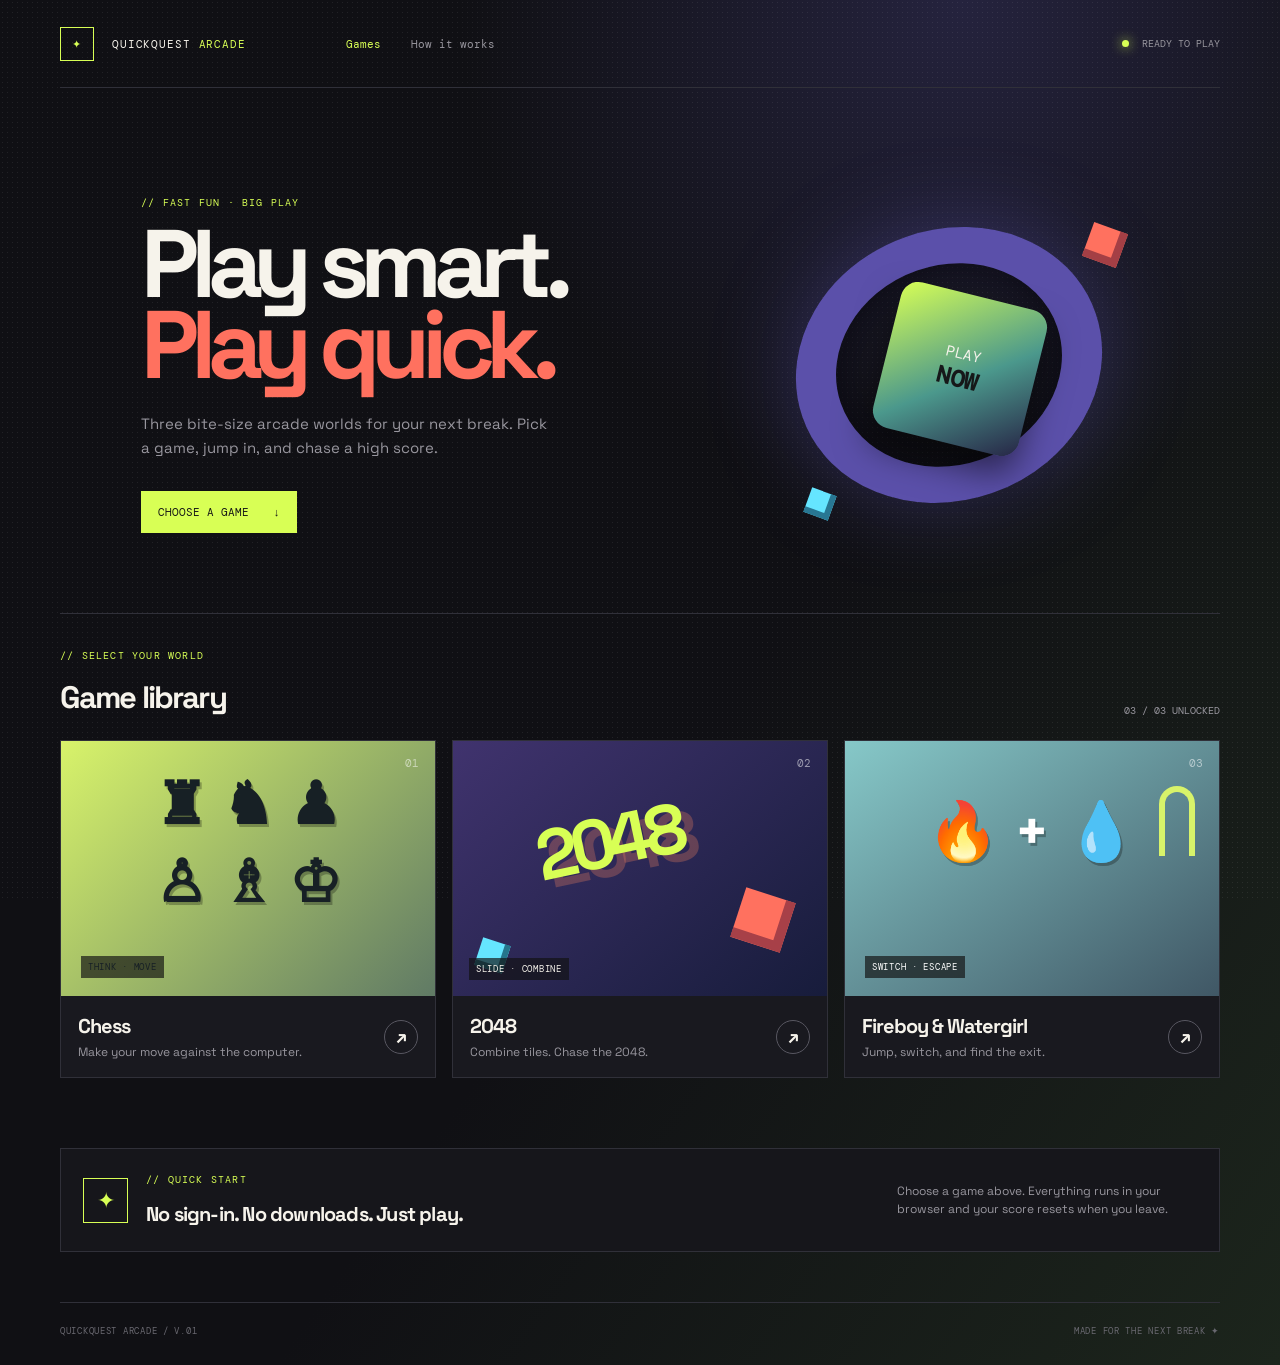
<file: index.html>
<!doctype html>
<html lang="en">
<head><meta charset="utf-8"><meta name="viewport" content="width=device-width,initial-scale=1"><title>QuickQuest Arcade</title><link rel="stylesheet" href="styles.css"><link rel="stylesheet" href="arcade-games.css"></head>
<body class="home">
  <header class="topbar"><a class="brand" href="index.html"><span>✦</span> QUICKQUEST <b>ARCADE</b></a><nav><a class="active" href="#games">Games</a><a href="#how">How it works</a></nav><div class="live"><i></i> READY TO PLAY</div></header>
  <main>
    <section class="hero"><div class="hero-copy"><p class="eyebrow">// FAST FUN · BIG PLAY</p><h1>Play smart.<br><em>Play quick.</em></h1><p class="lede">Three bite-size arcade worlds for your next break. Pick a game, jump in, and chase a high score.</p><a class="button" href="#games">CHOOSE A GAME <span>↓</span></a></div><div class="portal" aria-hidden="true"><div class="portal-ring"></div><div class="portal-core">PLAY<br><b>NOW</b></div><div class="float-block block-a"></div><div class="float-block block-b"></div></div></section>
    <section id="games" class="library"><div class="section-head"><div><p class="eyebrow">// SELECT YOUR WORLD</p><h2>Game library</h2></div><span>03 / 03 UNLOCKED</span></div><div class="game-grid">
      <a class="game-card tile-chess" href="chess-game/"><div class="tile-scene"><strong>01</strong><div class="chess-mark">♜ ♞ ♟<br>♙ ♗ ♔</div><small>THINK · MOVE</small></div><div class="card-info"><div><h3>Chess</h3><p>Make your move against the computer.</p></div><b class="arrow">↗</b></div></a>
      <a class="game-card tile-2048" href="2048.html"><div class="tile-scene"><strong>02</strong><div class="tile-2048-number">2048</div><div class="mini-cube c1"></div><div class="mini-cube c2"></div><small>SLIDE · COMBINE</small></div><div class="card-info"><div><h3>2048</h3><p>Combine tiles. Chase the 2048.</p></div><b class="arrow">↗</b></div></a>
      <a class="game-card tile-fire" href="fireboy-game/"><div class="tile-scene"><strong>03</strong><div class="fire-mark">🔥 + 💧</div><div class="fire-door"></div><small>SWITCH · ESCAPE</small></div><div class="card-info"><div><h3>Fireboy &amp; Watergirl</h3><p>Jump, switch, and find the exit.</p></div><b class="arrow">↗</b></div></a>
    </div></section>
    <section id="how" class="how"><span>✦</span><div><p class="eyebrow">// QUICK START</p><h2>No sign-in. No downloads. Just play.</h2></div><p>Choose a game above. Everything runs in your browser and your score resets when you leave.</p></section>
  </main><footer><span>QUICKQUEST ARCADE / V.01</span><span>MADE FOR THE NEXT BREAK ✦</span></footer>
</body></html>
</file>
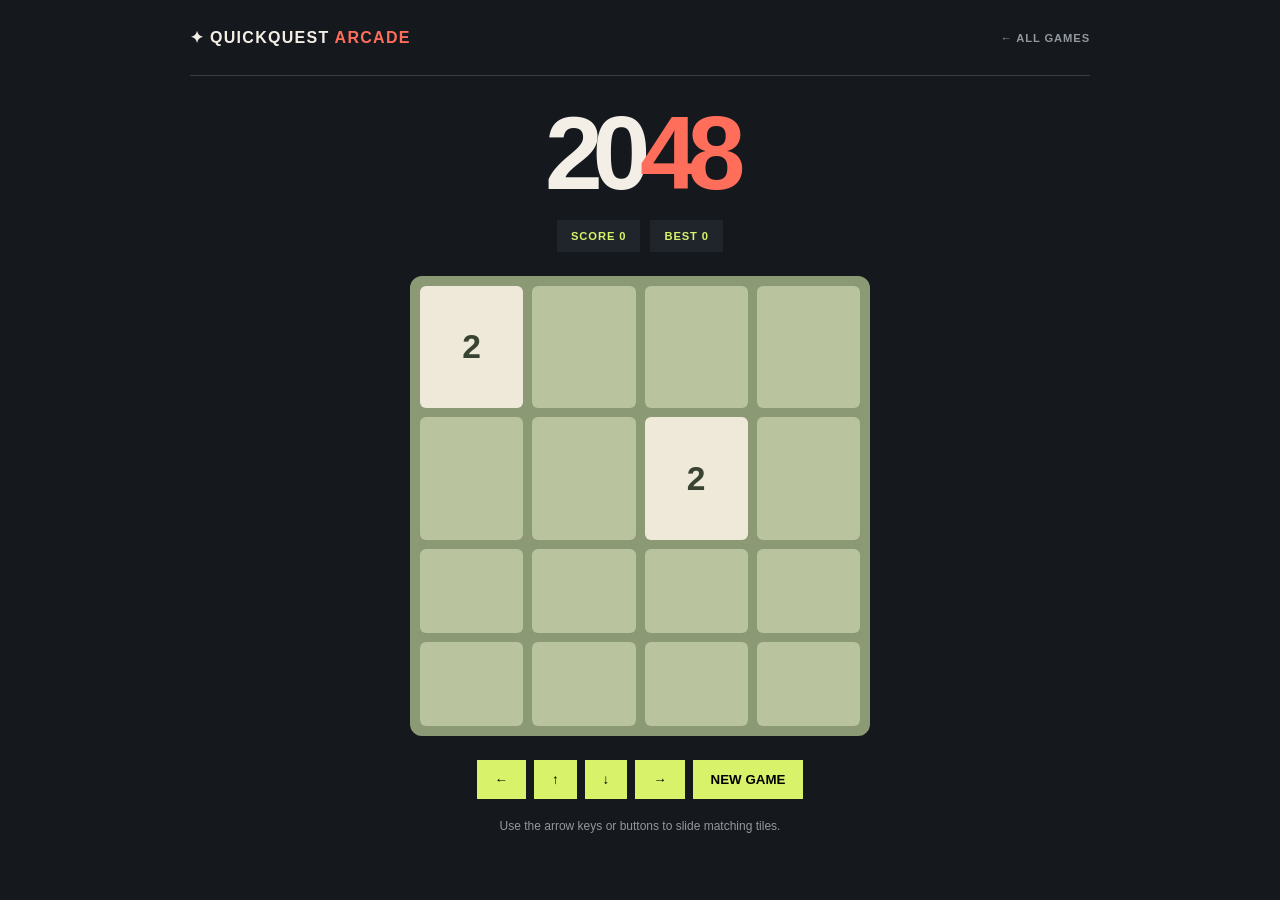
<file: 2048-game/index.html>
<!doctype html><html lang="en"><head><meta charset="utf-8"><meta name="viewport" content="width=device-width,initial-scale=1"><title>2048 // QuickQuest Arcade</title><style>:root{--bg:#15181d;--paper:#f3efe6;--muted:#92989e;--lime:#d8f36a;--coral:#ff6d5b;--line:#383e45}*{box-sizing:border-box}body{margin:0;background:var(--bg);color:var(--paper);font:16px Arial,sans-serif}.bar{height:76px;width:min(900px,calc(100% - 36px));margin:auto;display:flex;align-items:center;justify-content:space-between;border-bottom:1px solid var(--line)}a{color:var(--paper);text-decoration:none;font-weight:800;letter-spacing:.08em}.back{font-size:.7rem;color:var(--muted)}.wrap{width:min(900px,calc(100% - 36px));margin:auto;padding:36px 0;text-align:center}h1{font-size:clamp(3.5rem,10vw,6.5rem);line-height:.8;letter-spacing:-.1em;margin:0 0 25px}h1 span{color:var(--coral)}.stats{display:flex;justify-content:center;gap:10px;margin:18px auto}.stats span{background:#20252c;padding:10px 14px;color:var(--lime);font-size:.7rem;font-weight:800;letter-spacing:.08em}.board{width:min(460px,calc(100vw - 48px));aspect-ratio:1;margin:24px auto;background:#8b9a75;border:10px solid #8b9a75;border-radius:12px;display:grid;grid-template-columns:repeat(4,1fr);gap:9px}.cell{display:grid;place-items:center;border-radius:6px;background:#b9c39e;color:#384331;font-size:clamp(1.1rem,6vw,2.1rem);font-weight:900}.cell[data-v="2"]{background:#eee9d8}.cell[data-v="4"]{background:var(--lime)}.cell[data-v="8"]{background:#ff9b73;color:white}.cell[data-v="16"],.cell[data-v="32"]{background:var(--coral);color:#fff}.buttons{display:flex;gap:8px;justify-content:center;flex-wrap:wrap}.buttons button{border:0;background:var(--lime);padding:12px 18px;font-weight:900;cursor:pointer}.hint{color:var(--muted);font-size:.75rem;margin-top:20px}</style></head><body><header class="bar"><a href="../index.html">✦ QUICKQUEST <span style="color:#ff6d5b">ARCADE</span></a><a class="back" href="../index.html">← ALL GAMES</a></header><main class="wrap"><h1>20<span>48</span></h1><div class="stats"><span>SCORE <b id="score">0</b></span><span>BEST <b id="best">0</b></span></div><div id="board" class="board"></div><div class="buttons"><button data-d="left">←</button><button data-d="up">↑</button><button data-d="down">↓</button><button data-d="right">→</button><button id="new">NEW GAME</button></div><p class="hint">Use the arrow keys or buttons to slide matching tiles.</p></main><script>let g=Array.from({length:4},()=>Array(4).fill(0)),score=0,best=+localStorage.quickBest2048||0;const board=document.querySelector('#board');document.querySelector('#best').textContent=best;function add(){let e=[];g.forEach((r,y)=>r.forEach((v,x)=>!v&&e.push([x,y])));if(e.length){let[x,y]=e[Math.random()*e.length|0];g[y][x]=Math.random()<.9?2:4}}function draw(){board.innerHTML=g.flat().map(v=>`<div class="cell" data-v="${v}">${v||''}</div>`).join('');document.querySelector('#score').textContent=score}function move(d){let old=JSON.stringify(g),v=d==='up'||d==='down';if(v)g=g[0].map((_,i)=>g.map(r=>r[i]));if(d==='right'||d==='down')g=g.map(r=>r.reverse());g=g.map(r=>{let a=r.filter(Boolean);for(let i=0;i<a.length-1;i++)if(a[i]===a[i+1]){a[i]*=2;score+=a[i];a.splice(i+1,1)}return a.concat(Array(4-a.length).fill(0))});if(d==='right'||d==='down')g=g.map(r=>r.reverse());if(v)g=g[0].map((_,i)=>g.map(r=>r[i]));if(old!==JSON.stringify(g)){add();if(score>best){best=score;localStorage.quickBest2048=best;document.querySelector('#best').textContent=best}draw()}}function reset(){g=Array.from({length:4},()=>Array(4).fill(0));score=0;add();add();draw()}document.querySelectorAll('[data-d]').forEach(b=>b.onclick=()=>move(b.dataset.d));document.querySelector('#new').onclick=reset;addEventListener('keydown',e=>{let d={ArrowLeft:'left',ArrowRight:'right',ArrowUp:'up',ArrowDown:'down'}[e.key];if(d){e.preventDefault();move(d)}});reset()</script></body></html>
</file>
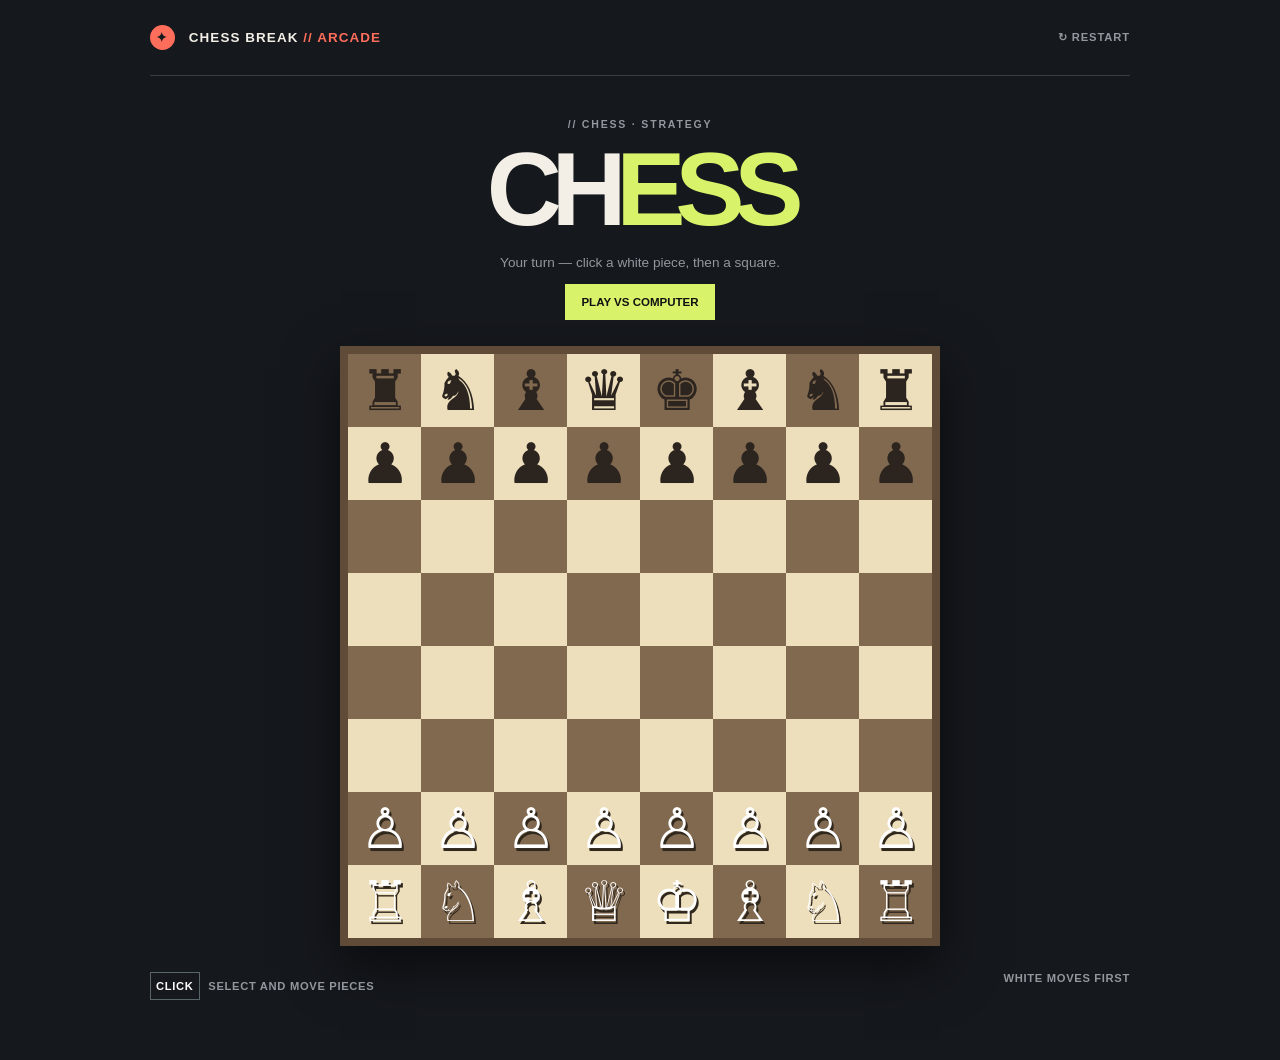
<file: chess-game/index.html>
<!doctype html>
<html lang="en">
<head>
  <meta charset="UTF-8">
  <meta name="viewport" content="width=device-width, initial-scale=1">
  <title>Chess // Pixel Break</title>
  <link rel="stylesheet" href="styles.css">
  <link rel="stylesheet" href="game.css">
</head>
<body class="game-page" style="--accent:#d8f36a">
  <header class="topbar game-shell game-header">
    <a class="logo" href="index.html"><span>✦</span> CHESS BREAK <b>// ARCADE</b></a>
    <a class="back-link" href="index.html">↻ restart</a>
  </header>
  <main class="game-shell game-stage">
    <div class="game-title-row"><div><p class="kicker game-kicker">// CHESS · STRATEGY</p><h1>CH<span>ESS</span></h1></div></div>
    <p class="game-note" id="chess-status">Your turn — click a white piece, then a square.</p>
    <div class="button-row"><button id="modeButton" class="restart" type="button">PLAY VS COMPUTER</button></div>
    <div id="chessboard" class="chessboard" aria-label="Chess board"></div>
    <div class="controls"><span><b class="key">CLICK</b> Select and move pieces</span><span>White moves first</span></div>
  </main>
  <script src="game.js"></script>
</body>
</html>
</file>
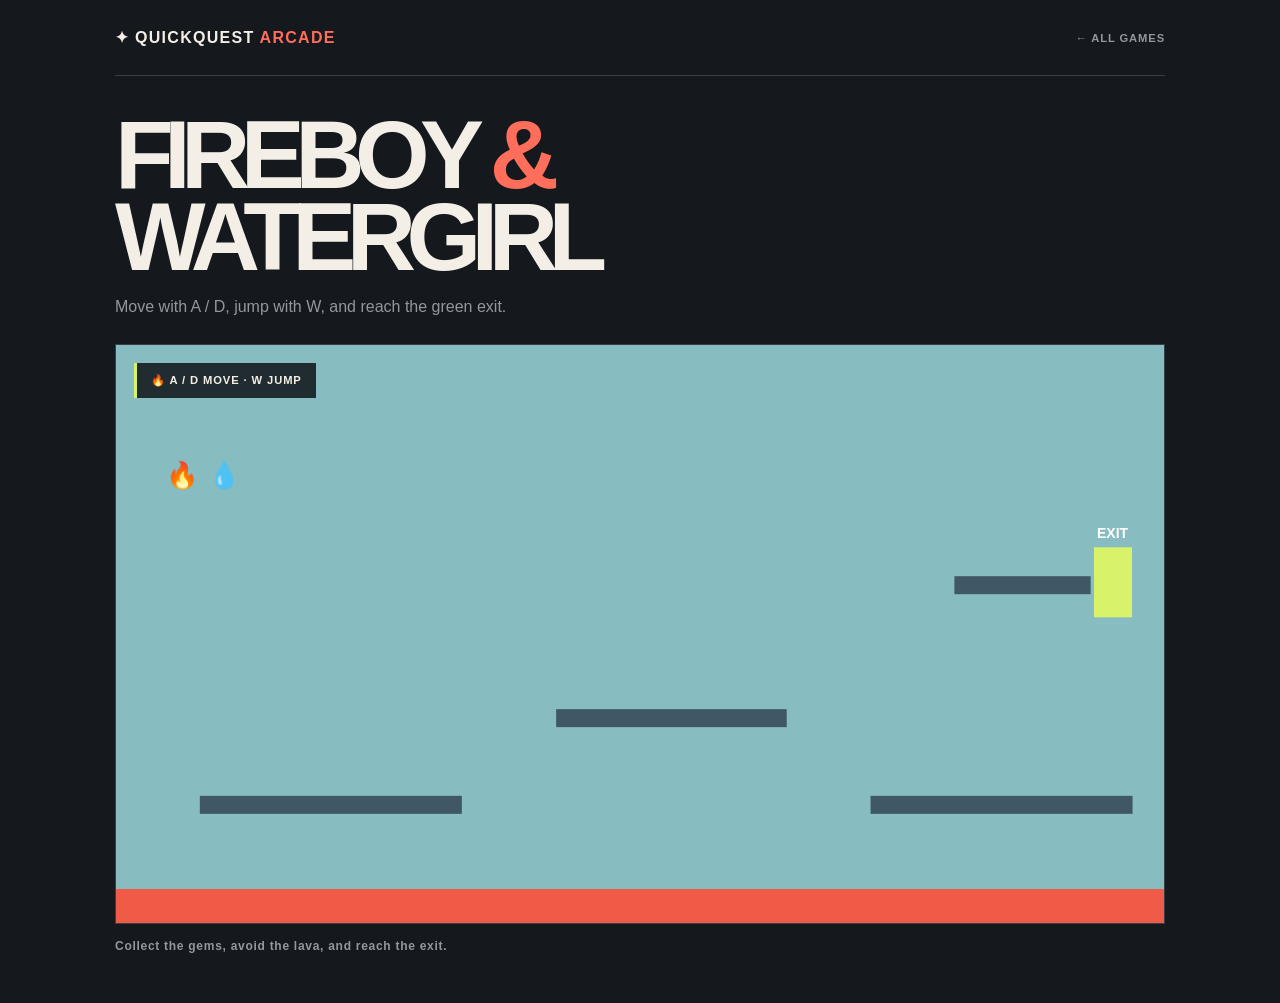
<file: fireboy-game/index.html>
<!doctype html><html lang="en"><head><meta charset="utf-8"><meta name="viewport" content="width=device-width,initial-scale=1"><title>Fireboy &amp; Watergirl // QuickQuest</title><style>:root{--bg:#15181d;--paper:#f3efe6;--lime:#d8f36a;--coral:#ff6d5b;--line:#383e45}*{box-sizing:border-box}body{margin:0;background:var(--bg);color:var(--paper);font:16px Arial,sans-serif}.bar{height:76px;width:min(1050px,calc(100% - 36px));margin:auto;display:flex;align-items:center;justify-content:space-between;border-bottom:1px solid var(--line)}a{color:var(--paper);text-decoration:none;font-weight:800;letter-spacing:.08em}.back{font-size:.7rem;color:#92989e}.wrap{width:min(1050px,calc(100% - 36px));margin:0 auto;padding:38px 0}h1{font-size:clamp(2.7rem,8vw,6rem);letter-spacing:-.1em;line-height:.85;margin:0 0 18px}h1 span{color:var(--coral)}.intro{color:#92989e;line-height:1.5}.game{position:relative;background:#87bcc0;border:1px solid var(--line);height:min(68vh,580px);min-height:430px;overflow:hidden;margin-top:25px}.game canvas{width:100%;height:100%;display:block}.hud{position:absolute;top:18px;left:18px;padding:11px 14px;background:#101317d9;border-left:3px solid var(--lime);font-size:.7rem;font-weight:800;letter-spacing:.08em}.controls{margin-top:15px;color:#92989e;font-size:.75rem;font-weight:700;letter-spacing:.06em}.mobile{display:none}@media(max-width:650px){.mobile{display:block}.game{min-height:500px}}</style></head><body><header class="bar"><a href="../index.html">✦ QUICKQUEST <span style="color:#ff6d5b">ARCADE</span></a><a class="back" href="../index.html">← ALL GAMES</a></header><main class="wrap"><h1>FIREBOY <span>&amp;</span><br>WATERGIRL</h1><p class="intro">Move with A / D, jump with W, and reach the green exit.</p><section class="game"><canvas id="scene"></canvas><div class="hud" id="status">🔥 A / D MOVE · W JUMP</div></section><p class="controls">Collect the gems, avoid the lava, and reach the exit.</p></main><script>const c=document.querySelector('#scene'),x=c.getContext('2d'),s=document.querySelector('#status');let W,H,keys={},p={x:50,y:0,vy:0,on:false};const ledges=[{x:.08,y:.78,w:.25},{x:.42,y:.63,w:.22},{x:.72,y:.78,w:.25},{x:.8,y:.4,w:.13}];function size(){const r=c.getBoundingClientRect();W=c.width=r.width*devicePixelRatio;H=c.height=r.height*devicePixelRatio;x.setTransform(devicePixelRatio,0,0,devicePixelRatio,0,0);W=r.width;H=r.height}addEventListener('resize',size);addEventListener('keydown',e=>{keys[e.key.toLowerCase()]=1;e.key===' '&&e.preventDefault()});addEventListener('keyup',e=>keys[e.key.toLowerCase()]=0);size();function loop(){p.vx=(keys.a?-3:0)+(keys.d?3:0);if(keys.w&&p.on){p.vy=-10;p.on=false}p.vy+=.45;p.x=Math.max(18,Math.min(W-36,p.x+p.vx));p.y+=p.vy;p.on=false;ledges.forEach(q=>{let y=q.y*H;if(p.x+20>q.x*W&&p.x<q.x*W+q.w*W&&p.y+28>=y&&p.y+28<=y+20&&p.vy>=0){p.y=y-28;p.vy=0;p.on=true}});if(p.y>H+30){p.x=50;p.y=20;p.vy=0}s.textContent=p.x>W-100&&p.y<.5*H?'✦ EXIT FOUND!':'🔥 A / D MOVE · W JUMP';x.clearRect(0,0,W,H);x.fillStyle='#87bcc0';x.fillRect(0,0,W,H);x.fillStyle='#405765';ledges.forEach(q=>x.fillRect(q.x*W,q.y*H,q.w*W,18));x.fillStyle='#ef5b47';x.fillRect(0,H-34,W,34);x.fillStyle='#d8f36a';x.fillRect(W-70,.35*H,38,70);x.font='26px Arial';x.fillText('🔥',p.x,p.y+24);x.fillText('💧',p.x+42,p.y+24);x.fillStyle='#fff';x.font='bold 14px Arial';x.fillText('EXIT',W-67,.35*H-9);requestAnimationFrame(loop)}loop();</script></body></html>
</file>
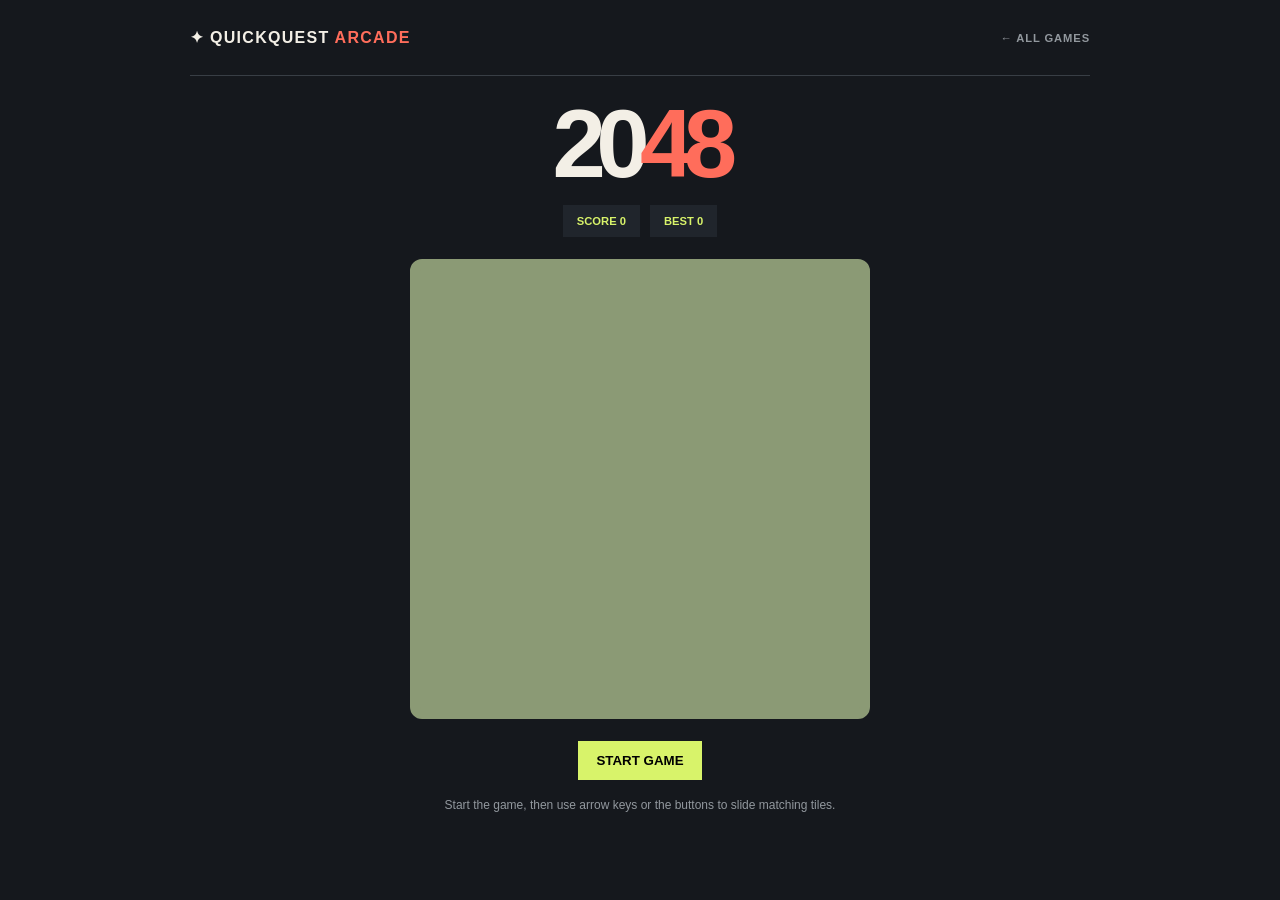
<file: 2048.html>
<!doctype html><html lang="en"><head><meta charset="utf-8"><meta name="viewport" content="width=device-width,initial-scale=1"><title>2048 // QuickQuest Arcade</title><style>:root{--bg:#15181d;--paper:#f3efe6;--muted:#92989e;--lime:#d8f36a;--coral:#ff6d5b}*{box-sizing:border-box}body{margin:0;background:var(--bg);color:var(--paper);font:16px Arial,sans-serif}.bar{height:76px;width:min(900px,calc(100% - 36px));margin:auto;display:flex;align-items:center;justify-content:space-between;border-bottom:1px solid #383e45}a{color:var(--paper);text-decoration:none;font-weight:800;letter-spacing:.08em}.back{font-size:.7rem;color:var(--muted)}.wrap{width:min(900px,calc(100% - 36px));margin:auto;padding:30px 0;text-align:center}h1{font-size:clamp(3rem,9vw,6rem);line-height:.8;letter-spacing:-.1em;margin:0 0 22px}h1 span{color:var(--coral)}.stats{display:flex;justify-content:center;gap:10px;margin:15px auto}.stats span{background:#20252c;padding:10px 14px;color:var(--lime);font-size:.7rem;font-weight:800}.board{width:min(460px,calc(100vw - 48px));aspect-ratio:1;margin:22px auto;background:#8b9a75;border:10px solid #8b9a75;border-radius:12px;display:grid;grid-template-columns:repeat(4,1fr);gap:9px}.cell{display:grid;place-items:center;border-radius:6px;background:#b9c39e;color:#384331;font-size:clamp(1.1rem,6vw,2.1rem);font-weight:900}.cell[data-v="2"]{background:#eee9d8}.cell[data-v="4"]{background:var(--lime)}.cell[data-v="8"]{background:#ff9b73;color:#fff}.cell[data-v="16"],.cell[data-v="32"]{background:var(--coral);color:#fff}.buttons{display:flex;gap:8px;justify-content:center;flex-wrap:wrap}.buttons button{border:0;background:var(--lime);padding:12px 18px;font-weight:900;cursor:pointer}.hint{color:var(--muted);font-size:.75rem;margin-top:18px}</style></head><body><header class="bar"><a href="index.html">✦ QUICKQUEST <span style="color:#ff6d5b">ARCADE</span></a><a class="back" href="index.html">← ALL GAMES</a></header><main class="wrap"><h1>20<span>48</span></h1><div class="stats"><span>SCORE <b id="score">0</b></span><span>BEST <b id="best">0</b></span></div><div id="board" class="board" hidden></div><div class="buttons"><button id="start">START GAME</button><button data-d="left" hidden>←</button><button data-d="up" hidden>↑</button><button data-d="down" hidden>↓</button><button data-d="right" hidden>→</button><button id="new" hidden>NEW GAME</button></div><p class="hint">Start the game, then use arrow keys or the buttons to slide matching tiles.</p></main><script>let g,score=0,best=+localStorage.quickBest2048||0,playing=false;const board=document.querySelector('#board'),scoreEl=document.querySelector('#score'),bestEl=document.querySelector('#best');bestEl.textContent=best;function add(){let e=[];g.forEach((r,y)=>r.forEach((v,x)=>!v&&e.push([x,y])));if(e.length){let[x,y]=e[Math.random()*e.length|0];g[y][x]=Math.random()<.9?2:4}}function draw(){board.innerHTML=g.flat().map(v=>`<div class="cell" data-v="${v}">${v||''}</div>`).join('');scoreEl.textContent=score}function reset(){g=Array.from({length:4},()=>Array(4).fill(0));score=0;add();add();playing=true;board.hidden=false;document.querySelectorAll('[data-d],#new').forEach(b=>b.hidden=false);document.querySelector('#start').hidden=true;draw()}function move(d){if(!playing)return;let old=JSON.stringify(g),v=d==='up'||d==='down';if(v)g=g[0].map((_,i)=>g.map(r=>r[i]));if(d==='right'||d==='down')g=g.map(r=>r.reverse());g=g.map(r=>{let a=r.filter(Boolean);for(let i=0;i<a.length-1;i++)if(a[i]===a[i+1]){a[i]*=2;score+=a[i];a.splice(i+1,1)}return a.concat(Array(4-a.length).fill(0))});if(d==='right'||d==='down')g=g.map(r=>r.reverse());if(v)g=g[0].map((_,i)=>g.map(r=>r[i]));if(old!==JSON.stringify(g)){add();if(score>best){best=score;localStorage.quickBest2048=best;bestEl.textContent=best}draw()}}document.querySelector('#start').onclick=reset;document.querySelector('#new').onclick=reset;let sx=0,sy=0;board.addEventListener('touchstart',e=>{sx=e.touches[0].clientX;sy=e.touches[0].clientY},{passive:true});board.addEventListener('touchend',e=>{let dx=e.changedTouches[0].clientX-sx,dy=e.changedTouches[0].clientY-sy;if(Math.max(Math.abs(dx),Math.abs(dy))>25)move(Math.abs(dx)>Math.abs(dy)?dx>0?'right':'left':dy>0?'down':'up')},{passive:true});document.querySelectorAll('[data-d]').forEach(b=>b.onclick=()=>move(b.dataset.d));addEventListener('keydown',e=>{let d={ArrowLeft:'left',ArrowRight:'right',ArrowUp:'up',ArrowDown:'down'}[e.key];if(d){e.preventDefault();move(d)}})</script></body></html>
</file>
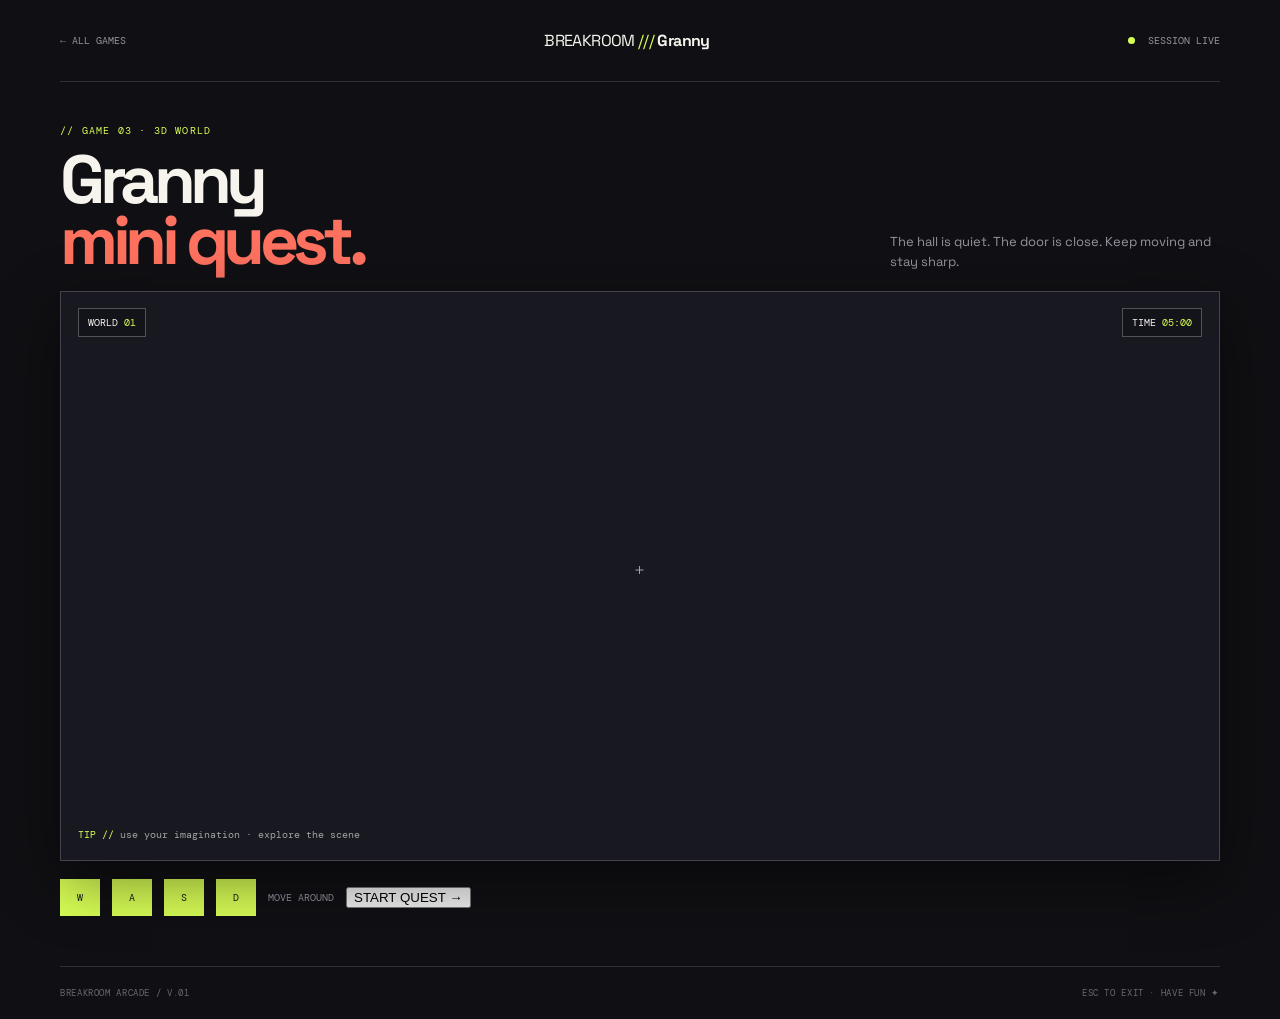
<file: granny.html>
<!doctype html><html lang="en"><head><meta charset="UTF-8"><meta name="viewport" content="width=device-width, initial-scale=1.0"><title>Granny — Breakroom Arcade</title><link rel="stylesheet" href="game.css"></head><body data-game="granny"><header class="game-header"><a class="back-link" href="index.html">← ALL GAMES</a><div class="game-title">BREAKROOM <span>///</span> <b data-game-title>Granny</b></div><div class="game-status"><i></i> SESSION LIVE</div></header><main class="game-main"><div class="game-intro"><div><p class="kicker">// GAME 03 · 3D WORLD</p><h1><span data-game-name>Granny</span><br><em>mini quest.</em></h1></div><p data-game-desc>The hall is quiet. The door is close. Keep moving and stay sharp.</p></div><section class="game-window" aria-label="Interactive 3D Granny scene"><div class="hud"><div class="hud-top"><span class="hud-chip">WORLD <b>01</b></span><span class="hud-chip">TIME <b>05:00</b></span></div><div class="hud-crosshair"></div><div class="hud-bottom"><strong>TIP //</strong> use your imagination · explore the scene</div></div></section><div class="controls"><span class="key">W</span><span class="key">A</span><span class="key">S</span><span class="key">D</span><span>MOVE AROUND</span><button class="play-button">START QUEST →</button></div></main><footer class="game-footer"><span>BREAKROOM ARCADE / V.01</span><span>ESC TO EXIT · HAVE FUN ✦</span></footer><script type="module" src="game.js"></script></body></html>
</file>
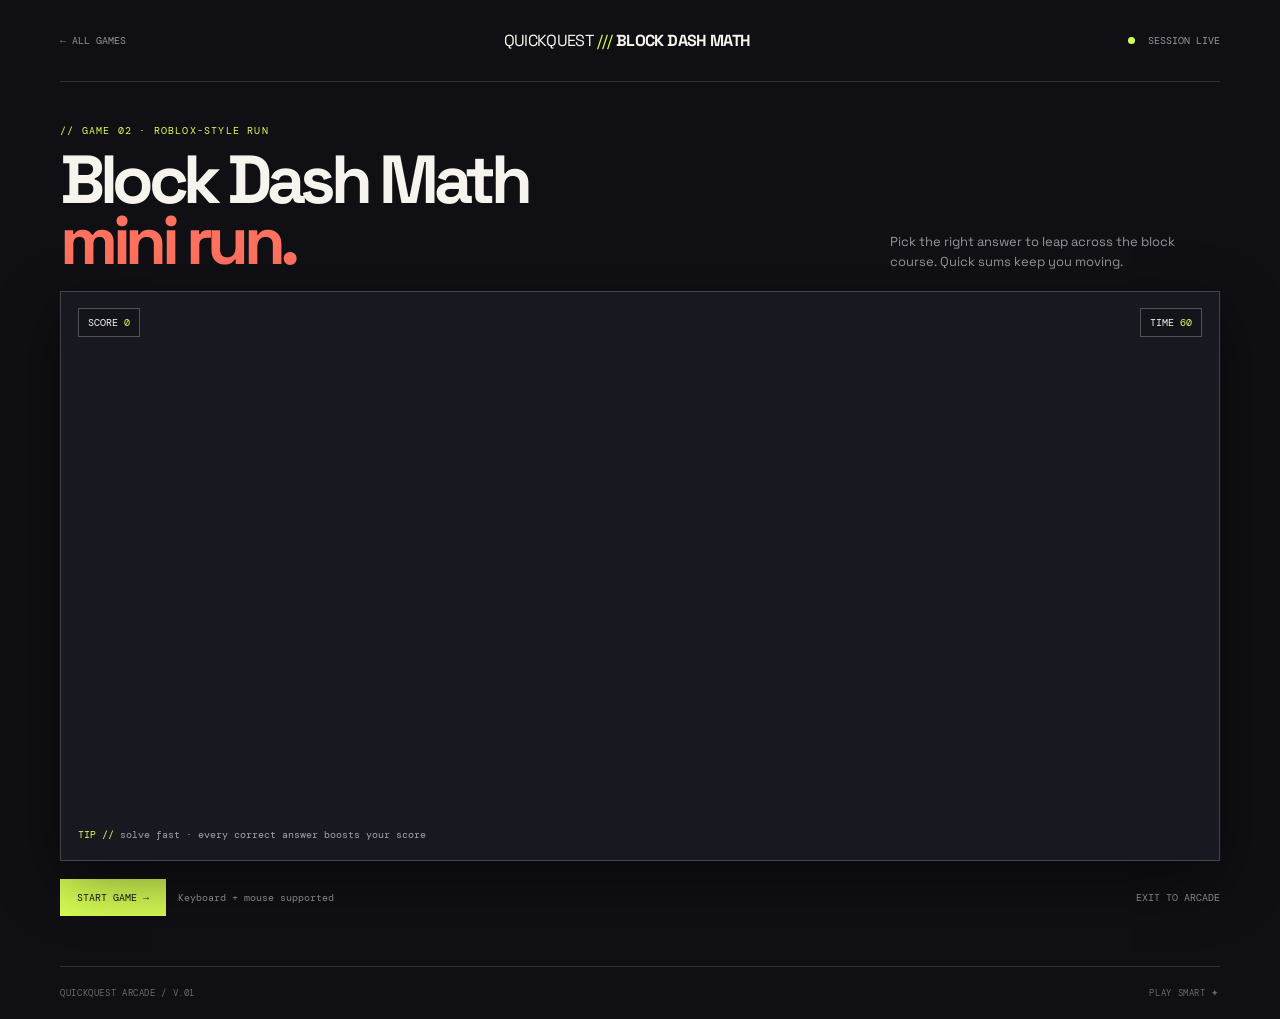
<file: math-runner.html>
<!doctype html><html lang="en"><head><meta charset="utf-8"><meta name="viewport" content="width=device-width,initial-scale=1"><title>Block Dash Math — QuickQuest Arcade</title><link rel="stylesheet" href="game.css"></head><body data-game="runner"><header class="game-header"><a class="back-link" href="index.html">← ALL GAMES</a><div class="game-title">QUICKQUEST <span>///</span> <b>BLOCK DASH MATH</b></div><div class="game-status"><i></i> SESSION LIVE</div></header><main class="game-main"><div class="game-intro"><div><p class="kicker">// GAME 02 · ROBLOX-STYLE RUN</p><h1>Block Dash Math<br><em>mini run.</em></h1></div><p>Pick the right answer to leap across the block course. Quick sums keep you moving.</p></div><section class="game-window"><div class="three-stage"></div><div class="hud"><div class="hud-top"><span class="hud-chip">SCORE <b id="score">0</b></span><span class="hud-chip">TIME <b id="time">60</b></span></div><div class="hud-bottom"><strong>TIP //</strong> solve fast · every correct answer boosts your score</div></div><div class="game-panel" id="game-panel"></div></section><div class="controls" id="controls"><button class="key" data-key="start">START GAME →</button><span>Keyboard + mouse supported</span><a class="home-link" href="index.html">EXIT TO ARCADE</a></div></main><footer class="game-footer"><span>QUICKQUEST ARCADE / V.01</span><span>PLAY SMART ✦</span></footer><script src="game.js?v=e2b5f6e"></script></body></html>
</file>
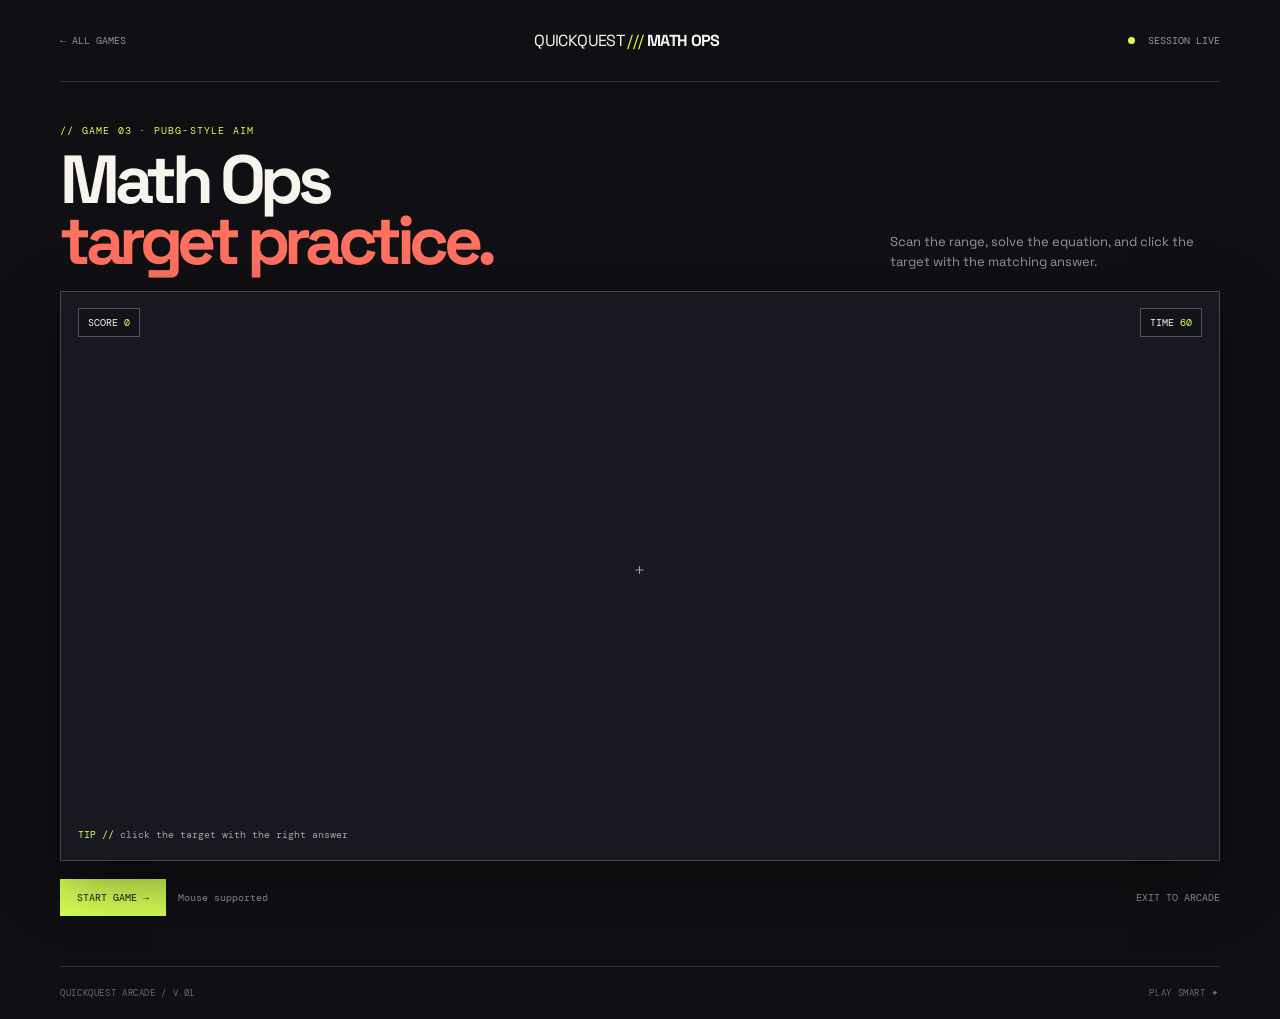
<file: math-shooter.html>
<!doctype html><html lang="en"><head><meta charset="utf-8"><meta name="viewport" content="width=device-width,initial-scale=1"><title>Math Ops — QuickQuest Arcade</title><link rel="stylesheet" href="game.css"></head><body data-game="shooter"><header class="game-header"><a class="back-link" href="index.html">← ALL GAMES</a><div class="game-title">QUICKQUEST <span>///</span> <b>MATH OPS</b></div><div class="game-status"><i></i> SESSION LIVE</div></header><main class="game-main"><div class="game-intro"><div><p class="kicker">// GAME 03 · PUBG-STYLE AIM</p><h1>Math Ops<br><em>target practice.</em></h1></div><p>Scan the range, solve the equation, and click the target with the matching answer.</p></div><section class="game-window"><div class="three-stage"></div><div class="hud"><div class="hud-top"><span class="hud-chip">SCORE <b id="score">0</b></span><span class="hud-chip">TIME <b id="time">60</b></span></div><div class="hud-crosshair"></div><div class="hud-bottom"><strong>TIP //</strong> click the target with the right answer</div></div><div class="game-panel" id="game-panel"></div></section><div class="controls" id="controls"><button class="key" data-key="start">START GAME →</button><span>Mouse supported</span><a class="home-link" href="index.html">EXIT TO ARCADE</a></div></main><footer class="game-footer"><span>QUICKQUEST ARCADE / V.01</span><span>PLAY SMART ✦</span></footer><script src="game.js?v=e2b5f6e"></script></body></html>
</file>
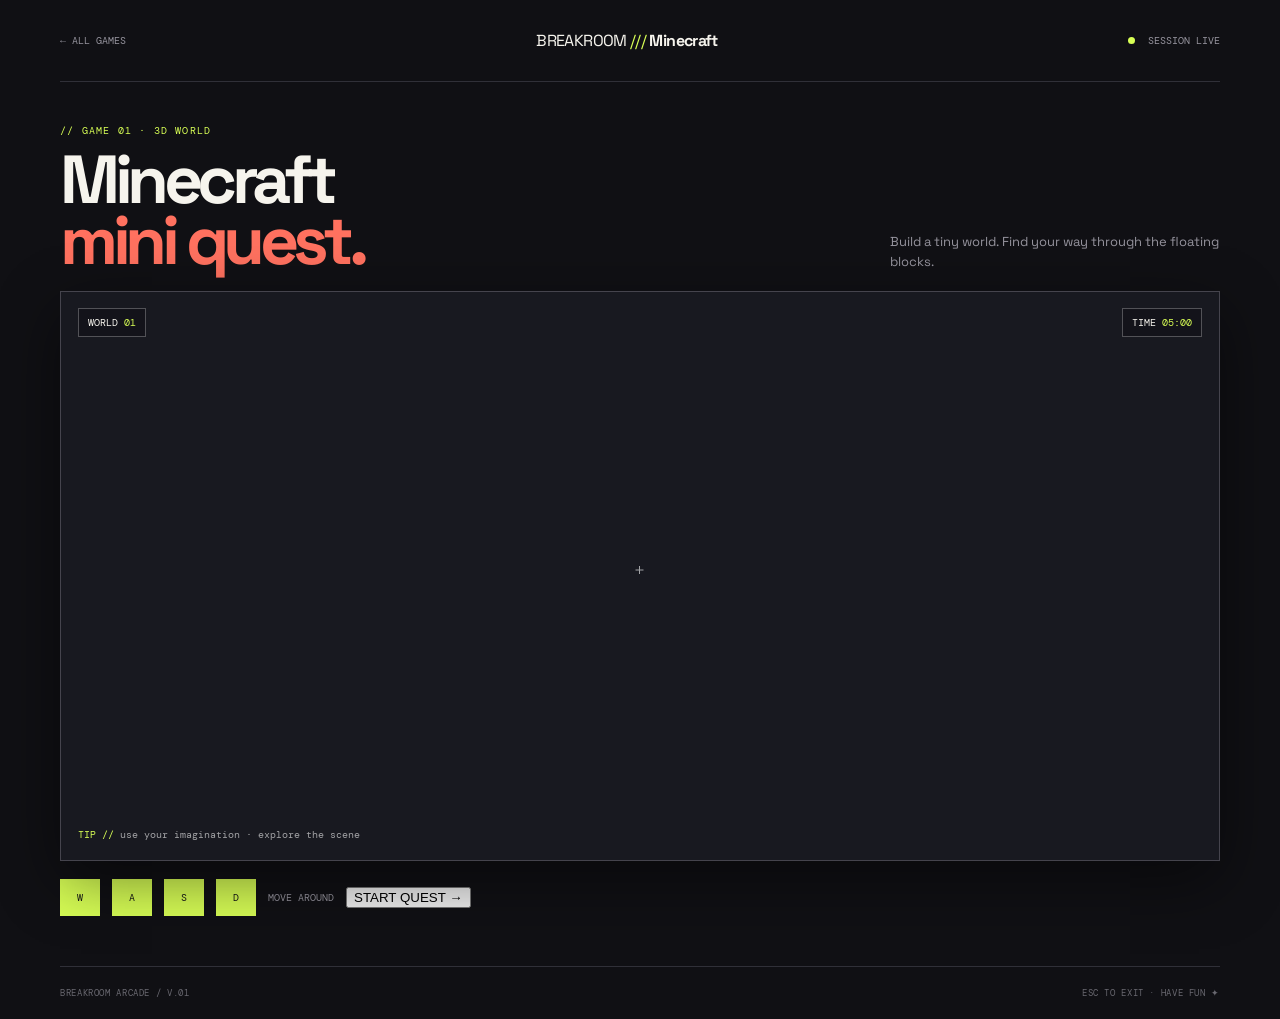
<file: minecraft.html>
<!doctype html><html lang="en"><head><meta charset="UTF-8"><meta name="viewport" content="width=device-width, initial-scale=1.0"><title>Minecraft — Breakroom Arcade</title><link rel="stylesheet" href="game.css"></head><body data-game="minecraft"><header class="game-header"><a class="back-link" href="index.html">← ALL GAMES</a><div class="game-title">BREAKROOM <span>///</span> <b data-game-title>Minecraft</b></div><div class="game-status"><i></i> SESSION LIVE</div></header><main class="game-main"><div class="game-intro"><div><p class="kicker">// GAME 01 · 3D WORLD</p><h1><span data-game-name>Minecraft</span><br><em>mini quest.</em></h1></div><p data-game-desc>Build a tiny world. Find your way through the floating blocks.</p></div><section class="game-window" aria-label="Interactive 3D Minecraft scene"><div class="hud"><div class="hud-top"><span class="hud-chip">WORLD <b>01</b></span><span class="hud-chip">TIME <b>05:00</b></span></div><div class="hud-crosshair"></div><div class="hud-bottom"><strong>TIP //</strong> use your imagination · explore the scene</div></div></section><div class="controls"><span class="key">W</span><span class="key">A</span><span class="key">S</span><span class="key">D</span><span>MOVE AROUND</span><button class="play-button">START QUEST →</button></div></main><footer class="game-footer"><span>BREAKROOM ARCADE / V.01</span><span>ESC TO EXIT · HAVE FUN ✦</span></footer><script type="module" src="game.js"></script></body></html>
</file>
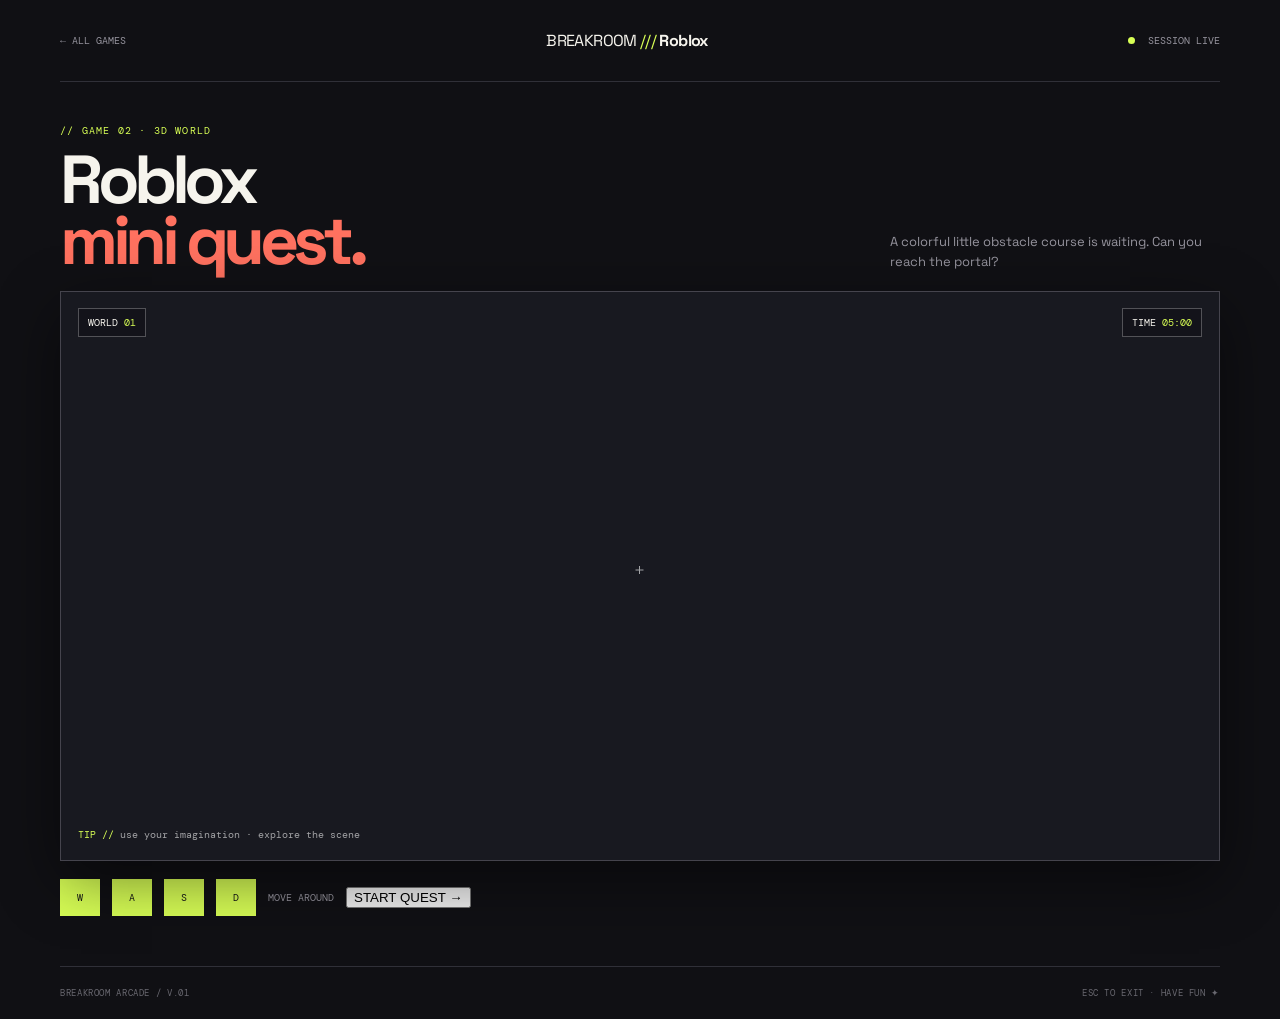
<file: roblox.html>
<!doctype html><html lang="en"><head><meta charset="UTF-8"><meta name="viewport" content="width=device-width, initial-scale=1.0"><title>Roblox — Breakroom Arcade</title><link rel="stylesheet" href="game.css"></head><body data-game="roblox"><header class="game-header"><a class="back-link" href="index.html">← ALL GAMES</a><div class="game-title">BREAKROOM <span>///</span> <b data-game-title>Roblox</b></div><div class="game-status"><i></i> SESSION LIVE</div></header><main class="game-main"><div class="game-intro"><div><p class="kicker">// GAME 02 · 3D WORLD</p><h1><span data-game-name>Roblox</span><br><em>mini quest.</em></h1></div><p data-game-desc>A colorful little obstacle course is waiting. Can you reach the portal?</p></div><section class="game-window" aria-label="Interactive 3D Roblox scene"><div class="hud"><div class="hud-top"><span class="hud-chip">WORLD <b>01</b></span><span class="hud-chip">TIME <b>05:00</b></span></div><div class="hud-crosshair"></div><div class="hud-bottom"><strong>TIP //</strong> use your imagination · explore the scene</div></div></section><div class="controls"><span class="key">W</span><span class="key">A</span><span class="key">S</span><span class="key">D</span><span>MOVE AROUND</span><button class="play-button">START QUEST →</button></div></main><footer class="game-footer"><span>BREAKROOM ARCADE / V.01</span><span>ESC TO EXIT · HAVE FUN ✦</span></footer><script type="module" src="game.js"></script></body></html>
</file>
<file: styles.css>
@import url('https://fonts.googleapis.com/css2?family=DM+Mono:wght@400;500&family=Space+Grotesk:wght@400;500;600;700&display=swap');
:root{--bg:#101014;--panel:#19191f;--ink:#f6f3eb;--muted:#98969e;--line:#303039;--lime:#d8ff55;--coral:#ff715f;--cyan:#65e5ff;--mono:'DM Mono',monospace;--sans:'Space Grotesk',Arial,sans-serif}*{box-sizing:border-box}html{scroll-behavior:smooth}body{margin:0;background:var(--bg);color:var(--ink);font-family:var(--sans);background-image:radial-gradient(circle at 75% 0,#25233e 0,transparent 30%),linear-gradient(125deg,transparent 55%,#1c251c 100%)}body:before{content:'';position:fixed;inset:0;pointer-events:none;opacity:.08;background-image:radial-gradient(#fff .6px,transparent .6px);background-size:5px 5px}.topbar,main,footer{position:relative;z-index:1;width:min(1160px,calc(100% - 48px));margin:auto}.topbar{height:88px;border-bottom:1px solid var(--line);display:flex;align-items:center}.brand{color:var(--ink);text-decoration:none;font:11px var(--mono);letter-spacing:.08em}.brand span{display:inline-grid;place-items:center;width:34px;height:34px;border:1px solid var(--lime);color:var(--lime);margin-right:10px}.brand b{color:var(--lime);font-weight:400}nav{display:flex;gap:30px;margin-left:100px}nav a{color:var(--muted);font:11px var(--mono);text-decoration:none}nav a:hover,nav a.active{color:var(--lime)}.live{margin-left:auto;color:var(--muted);font:10px var(--mono)}.live i{display:inline-block;width:7px;height:7px;border-radius:50%;background:var(--lime);box-shadow:0 0 12px var(--lime);margin-right:7px}.hero{min-height:525px;padding:78px 7% 50px;display:flex;align-items:center}.eyebrow{margin:0 0 15px;color:var(--lime);font:10px var(--mono);letter-spacing:.12em}.hero h1{margin:0;font-size:clamp(62px,8vw,96px);line-height:.84;letter-spacing:-.09em}.hero h1 em{color:var(--coral);font-style:normal}.lede{max-width:410px;margin:27px 0 31px;color:var(--muted);font-size:15px;line-height:1.6}.button{display:inline-flex;gap:24px;padding:14px 17px;background:var(--lime);color:#171817;text-decoration:none;font:11px var(--mono);transition:.2s}.button:hover{transform:translateY(-3px);box-shadow:0 12px 26px #d8ff5535}.portal{position:relative;width:380px;height:340px;margin-left:auto}.portal-ring{position:absolute;inset:25px 45px;border-radius:50%;border:38px solid #5b50aa;box-shadow:inset 0 0 35px #0a0912,0 0 90px #7368db55;transform:rotate(22deg) skewX(-8deg)}.portal-core{position:absolute;top:99px;left:126px;width:150px;height:150px;border-radius:18px;background:linear-gradient(145deg,var(--lime),#4b988c 56%,#262445);display:grid;place-content:center;text-align:center;font:15px/1.05 var(--mono);transform:rotate(14deg);box-shadow:0 18px 35px #0008}.portal-core b{font-size:23px;color:#161819;margin-top:5px}.float-block{position:absolute;width:36px;height:36px;background:var(--coral);box-shadow:inset -8px -8px #a43f45;transform:rotate(20deg)}.block-a{top:32px;right:16px}.block-b{bottom:18px;left:48px;width:26px;height:26px;background:var(--cyan);box-shadow:inset -6px -6px #287793}.library{border-top:1px solid var(--line);padding:35px 0 20px}.section-head{display:flex;align-items:end;justify-content:space-between;margin-bottom:23px}.section-head h2{margin:0;font-size:31px;letter-spacing:-.06em}.section-head>span{color:var(--muted);font:10px var(--mono)}.game-grid{display:grid;grid-template-columns:repeat(3,1fr);gap:16px}.game-card{display:block;color:var(--ink);text-decoration:none;background:var(--panel);border:1px solid var(--line);overflow:hidden;transition:.25s}.game-card:hover{transform:translateY(-6px);border-color:#777681;box-shadow:0 16px 35px #0005}.tile-scene{position:relative;height:255px;overflow:hidden}.tile-scene>strong{position:absolute;top:15px;right:16px;color:#fff8;font:11px var(--mono);z-index:2}.tile-scene small{position:absolute;bottom:16px;left:16px;padding:5px 7px;background:#111a;font:9px var(--mono);letter-spacing:.08em}.tile-2048 .tile-scene{background:linear-gradient(140deg,#40336e,#171c3b)}.tile-2048-number{position:absolute;top:66px;left:82px;font-size:70px;line-height:1;font-weight:700;letter-spacing:-.1em;color:var(--lime);text-shadow:10px 10px 0 #db795d55;transform:rotate(-12deg)}.mini-cube{position:absolute;width:52px;height:52px;background:#ff715f;transform:rotate(18deg);box-shadow:inset -10px -10px #a74048}.c1{right:38px;bottom:50px}.c2{left:25px;bottom:26px;width:29px;height:29px;background:var(--cyan);box-shadow:inset -6px -6px #25758c}.tile-runner .tile-scene{background:linear-gradient(#6dc8df 0 60%,#2d765a 60%)}.runner-platform{position:absolute;height:28px;width:210px;bottom:33px;background:var(--lime);transform:skewX(-25deg);box-shadow:inset 0 -8px #839b30}.p1{left:-20px}.p2{right:-40px;bottom:85px;width:145px;background:#ffcf48;box-shadow:inset 0 -8px #ba7732}.runner-avatar{position:absolute;z-index:1;left:47%;bottom:62px;width:40px;height:55px;background:#31add3;box-shadow:inset -9px -8px #1c728b,0 -29px 0 8px #f6c98b,0 -29px 0 15px #7a3fc2}.tile-shooter .tile-scene{background:radial-gradient(circle at 50% 48%,#596b68,#1a2428 52%,#101518)}.target{position:absolute;width:65px;height:65px;border:12px solid #f7f1e3;border-radius:50%;background:#e34f58;box-shadow:0 0 0 7px #e34f58,0 0 0 14px #f7f1e3}.target-one{top:55px;left:75px;transform:scale(.7)}.target-two{right:42px;bottom:61px;transform:scale(.46)}.reticle{position:absolute;left:50%;top:45%;font-size:38px;color:var(--lime);font-family:var(--mono)}.card-info{display:flex;justify-content:space-between;align-items:center;padding:17px}.card-info h3{margin:0 0 5px;font-size:20px;letter-spacing:-.05em}.card-info p{margin:0;color:var(--muted);font-size:12px}.arrow{display:grid;place-items:center;width:34px;height:34px;border:1px solid #585761;border-radius:50%;font-size:18px}.game-card:hover .arrow{background:var(--lime);border-color:var(--lime);color:#171817}.how{display:flex;align-items:center;gap:18px;margin:50px 0;padding:24px 22px;border:1px solid var(--line);background:#16161b}.how>span{display:grid;place-items:center;flex:none;width:45px;height:45px;border:1px solid var(--lime);color:var(--lime);font-size:22px}.how h2{margin:0;font-size:20px;letter-spacing:-.04em}.how>p{max-width:300px;margin:0 0 0 auto;color:var(--muted);font-size:12px;line-height:1.5}footer{display:flex;justify-content:space-between;border-top:1px solid var(--line);padding:22px 0 28px;color:#696870;font:9px var(--mono);letter-spacing:.08em}@media(max-width:760px){.topbar,main,footer{width:calc(100% - 28px)}nav{display:none}.hero{display:block;padding:70px 4% 35px}.portal{width:100%;height:260px;transform:scale(.8);transform-origin:top center;margin-top:25px}.game-grid{grid-template-columns:1fr}.tile-scene{height:220px}.how{align-items:flex-start;flex-wrap:wrap}.how>p{width:100%;max-width:none;margin-left:63px}footer{gap:15px;line-height:1.4}}
</file>
<file: arcade-games.css>
.tile-chess .tile-scene,.tile-fire .tile-scene{position:relative;overflow:hidden}.tile-chess .tile-scene{background:linear-gradient(135deg,#d8f36a,#607a65);color:#172025}.tile-fire .tile-scene{background:linear-gradient(145deg,#86c8c8,#405765);color:#fff}.chess-mark,.fire-mark{font-size:clamp(2rem,5vw,3.6rem);font-weight:800;line-height:1.35;text-align:center;margin-top:25px;text-shadow:2px 3px #0004}.fire-mark{margin-top:52px}.fire-door{position:absolute;right:24px;top:45px;width:36px;height:70px;border:6px solid #d8f36a;border-bottom:0;border-radius:20px 20px 0 0}.tile-chess small,.tile-fire small{position:absolute;left:20px;bottom:18px;color:inherit}
</file>
<file: chess-game/styles.css>
:root{--bg:#15181d;--panel:#20252c;--paper:#f3efe6;--muted:#92989e;--lime:#d8f36a;--coral:#ff6d5b;--line:#383e45}*{box-sizing:border-box}body{margin:0;background:var(--bg);color:var(--paper);font-family:Arial,Helvetica,sans-serif}.wrap,.game-shell{width:min(980px,calc(100% - 36px));margin:auto}.topbar{height:76px;display:flex;align-items:center;justify-content:space-between;border-bottom:1px solid var(--line)}.logo{color:var(--paper);text-decoration:none;font-weight:800;letter-spacing:.08em;font-size:.84rem}.logo span{display:inline-grid;place-items:center;background:var(--coral);color:var(--bg);width:25px;height:25px;border-radius:50%;margin-right:9px}.logo b{color:var(--coral)}.back-link{color:var(--muted);text-decoration:none;font-weight:700;font-size:.7rem;text-transform:uppercase;letter-spacing:.08em}.game-stage{padding:42px 0 60px}.game-title-row{text-align:center}.kicker{font-weight:700;font-size:.66rem;letter-spacing:.17em;color:var(--muted);margin:0 0 15px}.game-title-row h1{font-size:clamp(3.5rem,9vw,6.5rem);line-height:.85;letter-spacing:-.1em;margin:0}.game-title-row h1 span{color:var(--accent)}.game-note{text-align:center;color:var(--muted);font-size:.85rem;margin:22px 0 14px}.button-row{display:flex;justify-content:center}.restart{border:0;padding:12px 16px;background:var(--accent);color:#111;font-weight:800;font-size:.72rem;cursor:pointer}.chessboard{width:min(600px,calc(100% - 24px));aspect-ratio:1;margin:26px auto;display:grid;grid-template-columns:repeat(8,1fr);border:8px solid #604b39;box-shadow:0 20px 50px #0008}.square{aspect-ratio:1;min-width:0;min-height:0;border:0;padding:0;display:grid;place-items:center;font-size:clamp(1.4rem,7vw,3.5rem);cursor:pointer}.square.light{background:#eddfbc}.square.dark{background:#80694f}.square.selected{outline:4px solid var(--lime);outline-offset:-4px}.square.legal{box-shadow:inset 0 0 0 4px #d8f36a99}.white-piece{color:#fff;text-shadow:2px 3px #30271d}.black-piece{color:#2c241e}.controls{display:flex;justify-content:space-between;color:var(--muted);font-weight:700;font-size:.7rem;letter-spacing:.06em;text-transform:uppercase}.key{display:inline-grid;place-items:center;min-width:30px;height:28px;border:1px solid #5a646b;color:#fff;margin-right:5px;padding:0 5px}@media(max-width:600px){.controls{display:block;line-height:2.3;text-align:center}}
</file>
<file: chess-game/game.css>
/* The Chess page uses styles.css; this file keeps the folder ready for future game-specific styling. */
</file>
<file: game.css>
@import url('https://fonts.googleapis.com/css2?family=DM+Mono:wght@400;500&family=Space+Grotesk:wght@400;500;600;700&display=swap');:root{--bg:#101014;--ink:#f6f4ed;--muted:#96949e;--line:#303038;--lime:#d8ff55;--coral:#ff715f;--mono:'DM Mono',monospace;--sans:'Space Grotesk',Arial,sans-serif}*{box-sizing:border-box}body{margin:0;background:var(--bg);color:var(--ink);font-family:var(--sans);overflow-x:hidden}.game-header,.game-footer{width:min(1160px,calc(100% - 48px));margin:auto}.game-header{height:82px;display:flex;align-items:center;border-bottom:1px solid var(--line)}.back-link,.home-link{color:var(--muted);font:10px var(--mono);text-decoration:none}.back-link:hover,.home-link:hover{color:var(--lime)}.game-title{margin:auto;font-size:16px;letter-spacing:-.04em}.game-title span{color:var(--lime)}.game-status{color:var(--muted);font:10px var(--mono)}.game-status i{display:inline-block;width:7px;height:7px;border-radius:50%;background:var(--lime);margin-right:7px}.game-main{min-height:calc(100vh - 82px);padding:42px max(24px,calc((100vw - 1160px)/2)) 50px}.game-intro{display:flex;align-items:end;justify-content:space-between;margin-bottom:20px}.kicker{margin:0 0 12px;color:var(--lime);font:10px var(--mono);letter-spacing:.12em}.game-intro h1{margin:0;font-size:clamp(38px,5.5vw,68px);line-height:.9;letter-spacing:-.08em}.game-intro h1 em{color:var(--coral);font-style:normal}.game-intro>p{max-width:330px;margin:0;color:var(--muted);font-size:13px;line-height:1.5}.game-window{position:relative;overflow:hidden;height:min(59vw,570px);min-height:430px;border:1px solid #45444d;background:#181920;box-shadow:0 20px 60px #0007}.three-stage{position:absolute;inset:0}.three-stage canvas{display:block;width:100%;height:100%}.hud{position:absolute;inset:0;pointer-events:none;font:10px var(--mono)}.hud-top{position:absolute;top:16px;left:17px;right:17px;display:flex;justify-content:space-between}.hud-chip{padding:7px 9px;border:1px solid #fff4;background:#10101699}.hud-chip b{color:var(--lime);font-weight:400}.hud-bottom{position:absolute;left:17px;bottom:16px;color:#fff9;line-height:1.8}.hud-bottom strong{color:var(--lime);font-weight:400}.hud-crosshair{position:absolute;top:50%;left:50%;width:20px;height:20px;transform:translate(-50%,-50%);opacity:.6}.hud-crosshair:before,.hud-crosshair:after{content:'';position:absolute;background:#fff;width:1px;height:8px;left:9px}.hud-crosshair:after{transform:rotate(90deg)}.game-panel{position:absolute;z-index:2;left:50%;top:50%;transform:translate(-50%,-50%);width:min(460px,90%);text-align:center}.question{color:#fff;font:17px var(--mono);margin-bottom:15px}.answers{display:flex;gap:10px;justify-content:center;flex-wrap:wrap}.answer{min-width:90px;padding:12px 16px;border:1px solid #ffffff55;background:#101016cc;color:var(--ink);font:15px var(--mono);cursor:pointer}.answer:hover{border-color:var(--lime);color:var(--lime)}.board{display:grid;grid-template-columns:repeat(4,1fr);gap:8px;max-width:330px;margin:0 auto}.board-cell{aspect-ratio:1;display:grid;place-items:center;background:#ffffff15;border:1px solid #fff2;color:var(--ink);font:bold 24px var(--mono);transition:.15s}.board-cell[data-value="2"]{color:#fff;background:#68508c}.board-cell[data-value="4"]{color:#fff;background:#9c5965}.board-cell[data-value="8"]{color:#fff;background:#db7155}.board-cell[data-value="16"]{color:#101014;background:#d8ff55}.board-cell[data-value="32"]{color:#101014;background:#65e5ff}.board-cell[data-value="64"]{color:#fff;background:#e55762}.board-cell[data-value="128"]{color:#101014;background:#ffcf48}.board-cell[data-value="256"],.board-cell[data-value="512"],.board-cell[data-value="1024"],.board-cell[data-value="2048"]{color:#fff;background:#7a59d1}.ops-target{position:absolute;z-index:3;min-width:70px;padding:15px 9px;border-radius:50%;border:4px solid #f6f4ed;background:#d9505d;color:#fff;font:bold 14px var(--mono);cursor:pointer;box-shadow:0 0 0 5px #d9505d55}.ops-target:hover{filter:brightness(1.25);transform:scale(1.08)}.controls{display:flex;align-items:center;gap:12px;margin-top:18px;color:var(--muted);font:10px var(--mono)}.key{padding:12px 17px;border:0;background:var(--lime);color:#171817;font:10px var(--mono);cursor:pointer}.home-link{margin-left:auto}.game-footer{border-top:1px solid var(--line);padding:20px 0;color:#696870;font:9px var(--mono);letter-spacing:.07em}.game-footer span:last-child{float:right}@media(max-width:650px){.game-header{width:calc(100% - 28px);height:67px}.game-status{display:none}.game-main{padding:30px 14px 35px}.game-intro{display:block}.game-intro>p{margin-top:18px}.game-window{height:72vw;min-height:350px}.controls{flex-wrap:wrap}.home-link{margin-left:0;width:100%}.game-footer{width:calc(100% - 28px)}}
.board-cell{font-size:clamp(12px,3vw,24px);overflow:hidden;white-space:nowrap}.board{position:relative;z-index:3}
</file>
